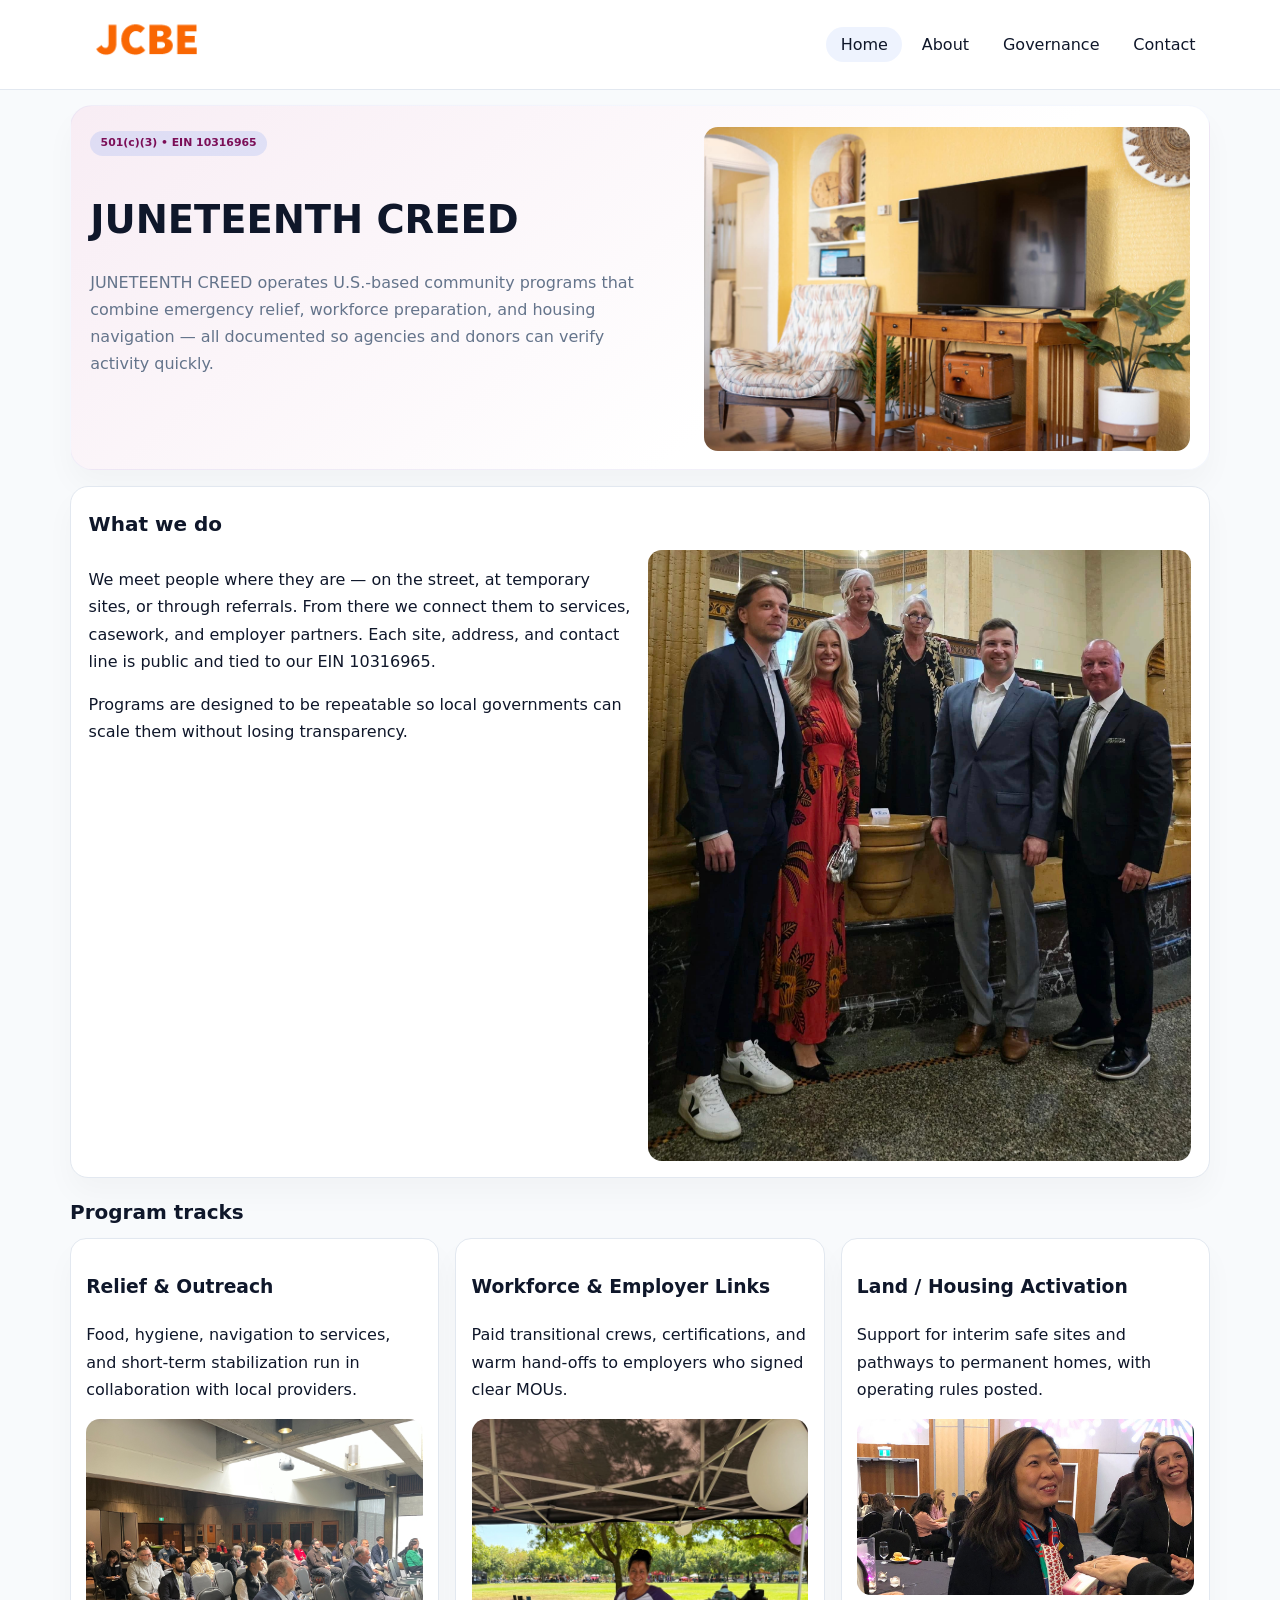
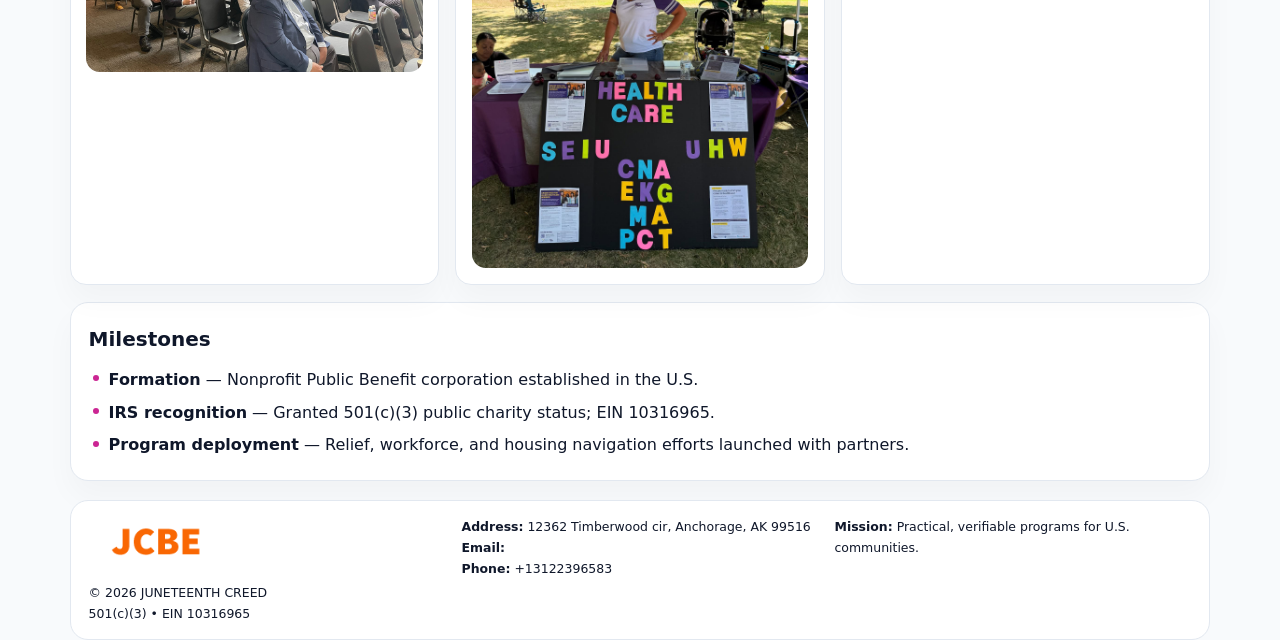
<file: index.html>
<!doctype html><html lang="en"><head>
<meta charset="utf-8">
<meta name="viewport" content="width=device-width,initial-scale=1">
<title>JUNETEENTH CREED – Nonprofit • 2025</title>
<link rel="stylesheet" href="assets/styles.css">
<link rel="icon" href="images/logo.png">
<meta name="data-ein" content="10316965">
<meta name="data-name" content="JUNETEENTH CREED">
<meta name="data-email" content="">
<meta name="data-phone" content="+13122396583">
<meta name="data-address" content="12362 Timberwood cir,
Anchorage, AK 99516">
<meta name="data-map" content="12362+Timberwood+cir,+Anchorage,+AK+99516">
  <meta name="description" content="We are a 501(c)(3) organization advancing community services, education, and direct relief through transparent programs, local partnerships, and measurable outcomes.">
<meta name="facebook-domain-verification" content="i37ix4a88odet0j36xrwlav0ls7tde" />
</head><body>
<div style="position:absolute;left:-9999px;top:-9999px;opacity:0" data-uniq="{{UNIQUE_BLOB}}">
  <span>We are a 501(c)(3) organization advancing community services, education, and direct relief through transparent programs, local partnerships, and measurable outcomes.</span><svg width="12" height="12" viewBox="0 0 12 12" xmlns="http://www.w3.org/2000/svg"><circle cx="6" cy="6" r="5" fill="#0f766e"/></svg><img src="images/relief.jpg" width="1" height="1" alt="" loading="lazy"/>
</div>

<header>
  <div class="topbar">
    <a href="index.html"><img src="images/logo.png" style="width:155px" alt=""></a>
    <nav>
      <a class="active" href="index.html">Home</a>
      <a href="about.html">About</a>
      <a href="governance.html">Governance</a>
      <a href="contact.html">Contact</a>
    </nav>
  </div>
</header>

<section class="c49894ee9c3">
  <div>
    <span class="c824523f87b">501(c)(3) • EIN 10316965</span>
    <h1>JUNETEENTH CREED</h1>
    <p class="cef1ada94db">JUNETEENTH CREED operates U.S.-based community programs that combine emergency relief, workforce preparation, and housing navigation — all documented so agencies and donors can verify activity quickly.</p>
  </div>
  <img src="images/hero.jpg" alt="Community program">
</section>

<section class="section">
  <div class="panel">
    <h2>What we do</h2>
    <div class="twocol">
      <div>
        <p>We meet people where they are — on the street, at temporary sites, or through referrals. From there we connect them to services, casework, and employer partners. Each site, address, and contact line is public and tied to our EIN 10316965.</p>
        <p>Programs are designed to be repeatable so local governments can scale them without losing transparency.</p>
      </div>
      <div>
        <img src="images/community.jpg" alt="Community work">
      </div>
    </div>
  </div>
</section>

<section class="section">
  <h2>Program tracks</h2>
  <div class="cards">
    <article class="ccfddb524fe">
      <h3>Relief & Outreach</h3>
      <p>Food, hygiene, navigation to services, and short-term stabilization run in collaboration with local providers.</p>
      <img src="images/relief.jpg" alt="" style="margin-top:.6rem">
    </article>
    <article class="ccfddb524fe">
      <h3>Workforce & Employer Links</h3>
      <p>Paid transitional crews, certifications, and warm hand-offs to employers who signed clear MOUs.</p>
      <img src="images/jobs.jpg" alt="" style="margin-top:.6rem">
    </article>
    <article class="ccfddb524fe">
      <h3>Land / Housing Activation</h3>
      <p>Support for interim safe sites and pathways to permanent homes, with operating rules posted.</p>
      <img src="images/land.jpg" alt="" style="margin-top:.6rem">
    </article>
  </div>
</section>

<section class="section">
  <div class="panel">
    <h2>Milestones</h2>
    <ul class="timeline">
      <li><strong>Formation</strong> — Nonprofit Public Benefit corporation established in the U.S.</li>
      <li><strong>IRS recognition</strong> — Granted 501(c)(3) public charity status; EIN 10316965.</li>
      <li><strong>Program deployment</strong> — Relief, workforce, and housing navigation efforts launched with partners.</li>
    </ul>
  </div>
</section>

<footer>
  <div class="footer-grid">
    <div>
      <img src="images/logo.png" style="width:135px;margin-bottom:.35rem" alt="">
      <div class="small">© <span id="year"></span> JUNETEENTH CREED</div>
      <div class="small">501(c)(3) • EIN 10316965</div>
    </div>
    <div>
      <div class="small"><strong>Address:</strong> 12362 Timberwood cir,
Anchorage, AK 99516</div>
      <div class="small"><strong>Email:</strong> <a href="mailto:"></a></div>
      <div class="small"><strong>Phone:</strong> <a href="tel:+13122396583">+13122396583</a></div>
    </div>
    <div>
      <div class="small"><strong>Mission:</strong> Practical, verifiable programs for U.S. communities.</div>
    </div>
  </div>
</footer>

<script>
(function(){
  function m(n){const e=document.querySelector('meta[name="'+n+'"]');return e?e.content:'';}
  function h(s){let x=2166136261>>>0;for(let i=0;i<s.length;i++){x^=s.charCodeAt(i);x=(x*16777619)>>>0;}return x>>>0;}
  const key = h((m('data-ein')||m('data-name')||'0').replace(/\s+/g,''));
  const H = key % 360, S = 55 + (key % 18), L = 47;
  const r = document.documentElement;
  r.style.setProperty('--brand',`hsl(${H} ${S}% ${L}%)`);
  r.style.setProperty('--brand-ink',`hsl(${H} ${Math.min(95,S+10)}% ${Math.max(20,L-20)}%)`);
  r.style.setProperty('--soft',`hsl(${H} ${Math.max(35,S-25)}% 95%)`);
  const y=document.getElementById('year');if(y)y.textContent=new Date().getFullYear();
})();
</script>
</body></html>
</file>
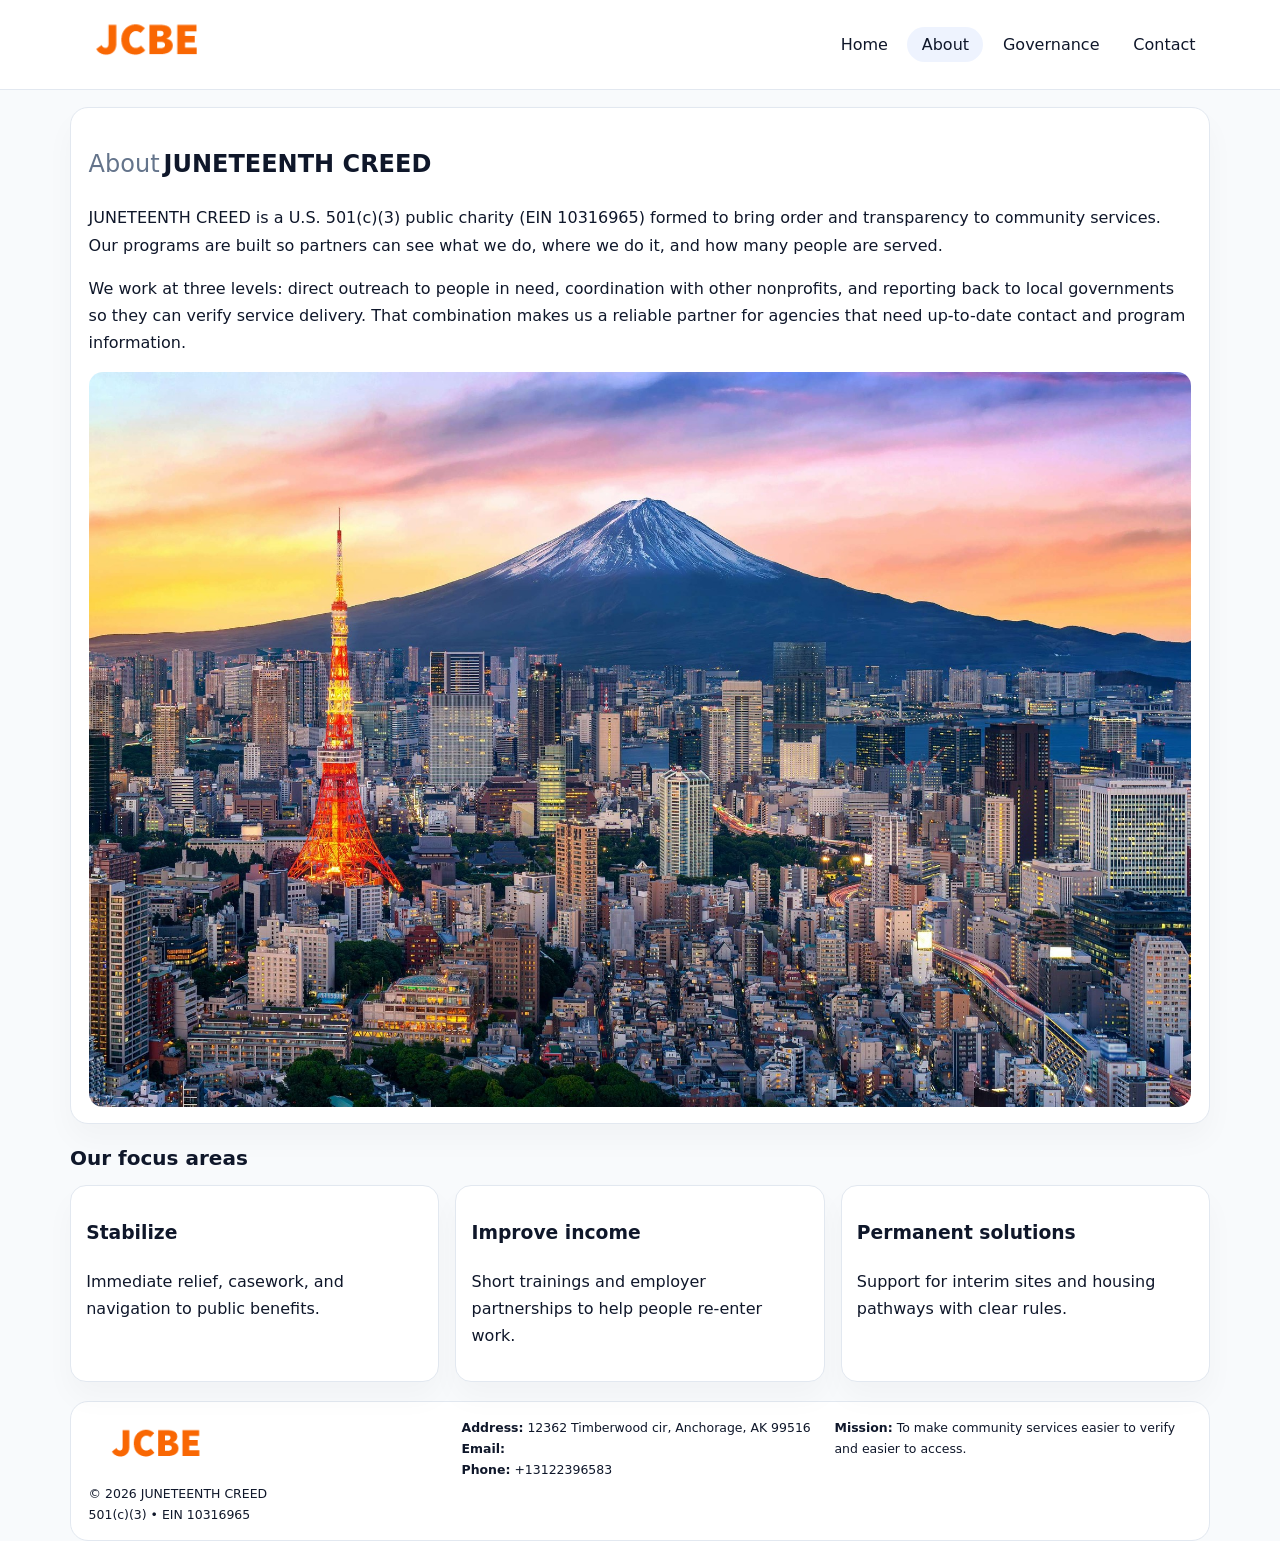
<file: about.html>
<!doctype html><html lang="en"><head>
<meta charset="utf-8">
<meta name="viewport" content="width=device-width,initial-scale=1">
<title>JUNETEENTH CREED – Nonprofit • 2025</title>
<link rel="stylesheet" href="assets/styles.css">
<link rel="icon" href="images/logo.png">
  <meta name="description" content="We are a 501(c)(3) organization advancing community services, education, and direct relief through transparent programs, local partnerships, and measurable outcomes.">
</head><body>
<div style="position:absolute;left:-9999px;top:-9999px;opacity:0" data-uniq="{{UNIQUE_BLOB}}">
  <span>We are a 501(c)(3) organization advancing community services, education, and direct relief through transparent programs, local partnerships, and measurable outcomes.</span><svg width="12" height="12" viewBox="0 0 12 12" xmlns="http://www.w3.org/2000/svg"><circle cx="6" cy="6" r="5" fill="#0f766e"/></svg><img src="images/jobs.jpg" width="1" height="1" alt="" loading="lazy"/>
</div>

<header>
  <div class="topbar">
    <a href="index.html"><img src="images/logo.png" style="width:155px" alt=""></a>
    <nav>
      <a href="index.html">Home</a>
      <a class="active" href="about.html">About</a>
      <a href="governance.html">Governance</a>
      <a href="contact.html">Contact</a>
    </nav>
  </div>
</header>

<section class="section">
  <div class="panel">
    <h1><span style="font-weight:500;color:var(--muted);margin-right:.25rem;">About</span><span style="font-weight:700;color:var(--ink);">JUNETEENTH CREED</span></h1>
    <p>JUNETEENTH CREED is a U.S. 501(c)(3) public charity (EIN 10316965) formed to bring order and transparency to community services. Our programs are built so partners can see what we do, where we do it, and how many people are served.</p>
    <p>We work at three levels: direct outreach to people in need, coordination with other nonprofits, and reporting back to local governments so they can verify service delivery. That combination makes us a reliable partner for agencies that need up-to-date contact and program information.</p>
    <img src="images/about.jpg" alt="" style="margin-top:1rem">
  </div>
</section>

<section class="section">
  <h2>Our focus areas</h2>
  <div class="cards">
    <article class="ccfddb524fe"><h3>Stabilize</h3><p>Immediate relief, casework, and navigation to public benefits.</p></article>
    <article class="ccfddb524fe"><h3>Improve income</h3><p>Short trainings and employer partnerships to help people re-enter work.</p></article>
    <article class="ccfddb524fe"><h3>Permanent solutions</h3><p>Support for interim sites and housing pathways with clear rules.</p></article>
  </div>
</section>

<footer>
  <div class="footer-grid">
    <div><img src="images/logo.png" style="width:135px;margin-bottom:.35rem" alt=""><div class="small">© <span id="year"></span> JUNETEENTH CREED</div><div class="small">501(c)(3) • EIN 10316965</div></div>
    <div><div class="small"><strong>Address:</strong> 12362 Timberwood cir,
Anchorage, AK 99516</div><div class="small"><strong>Email:</strong> <a href="mailto:"></a></div><div class="small"><strong>Phone:</strong> <a href="tel:+13122396583">+13122396583</a></div></div>
    <div><div class="small"><strong>Mission:</strong> To make community services easier to verify and easier to access.</div></div>
  </div>
</footer>
<script>(()=>{const y=document.getElementById('year');if(y)y.textContent=new Date().getFullYear();})();</script>
</body></html>
</file>
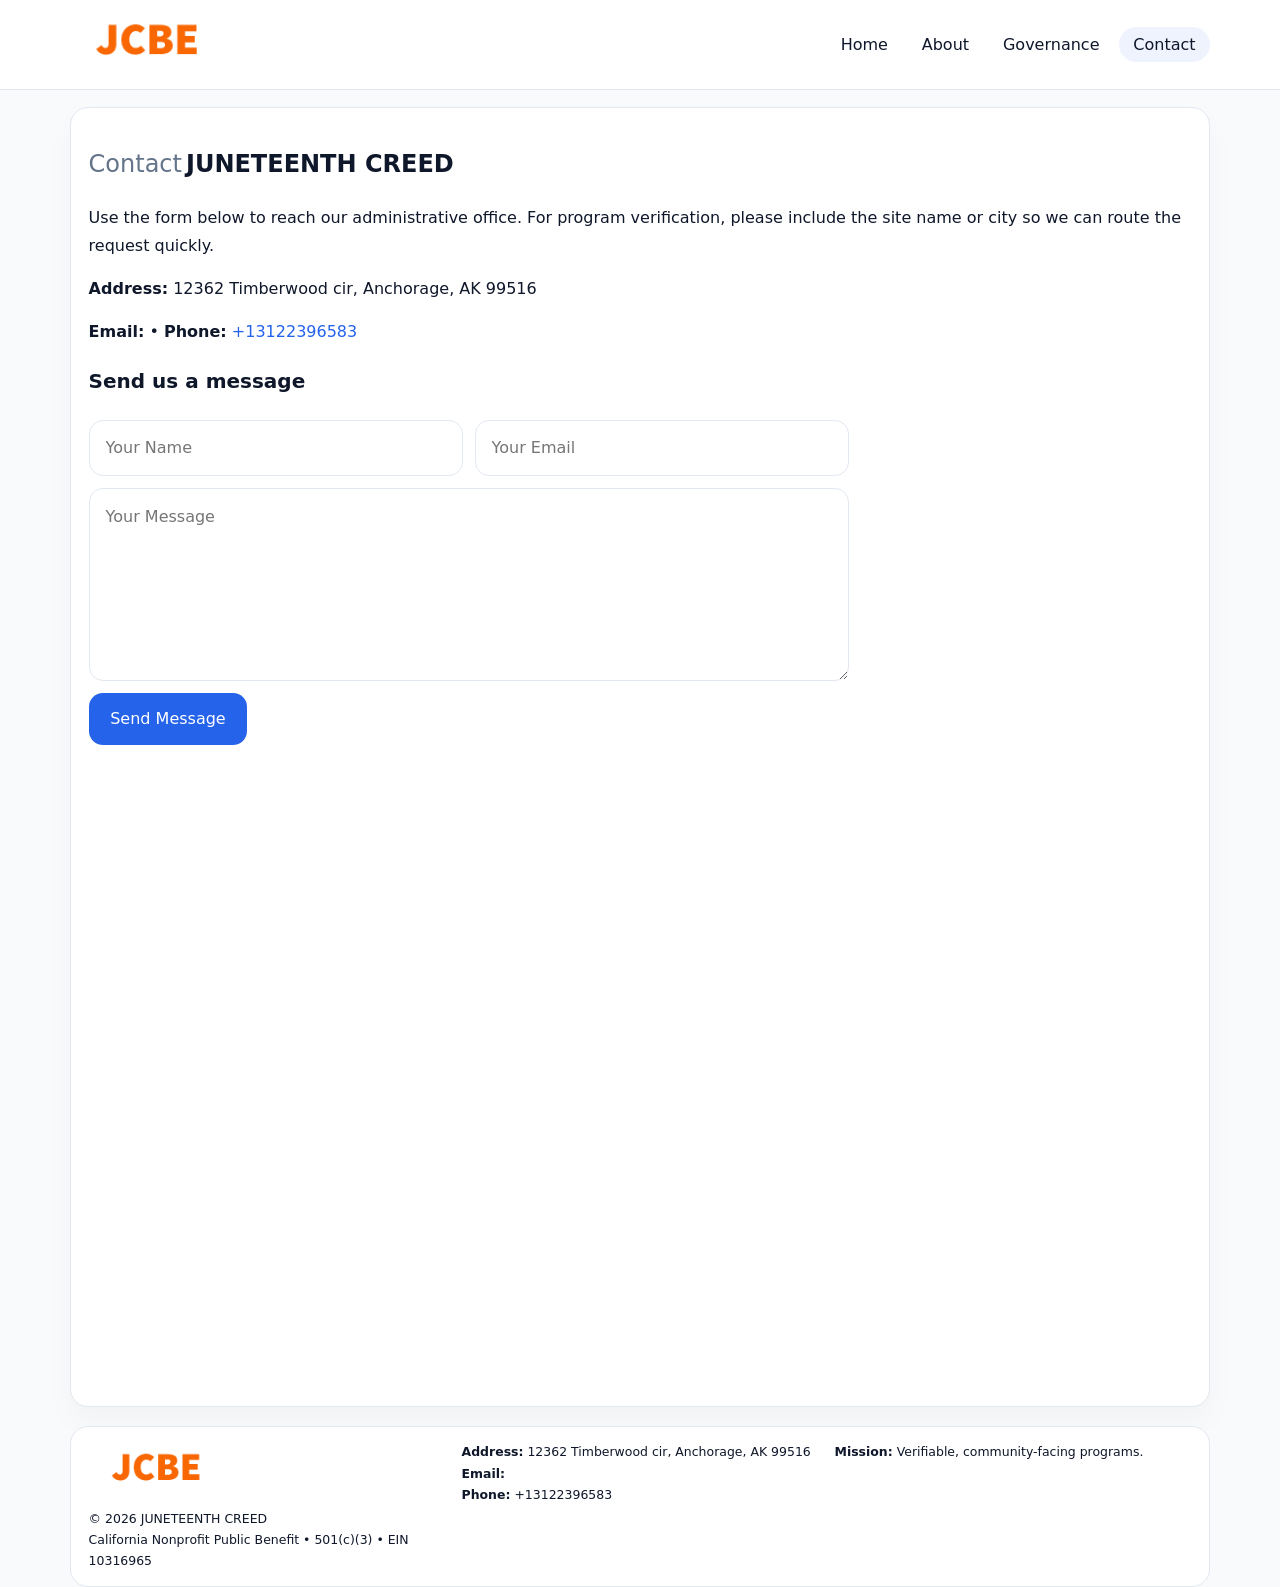
<file: contact.html>
<!doctype html><html lang="en"><head>
<meta charset="utf-8">
<meta name="viewport" content="width=device-width,initial-scale=1">
<title>JUNETEENTH CREED – Nonprofit • 2025</title>
<link rel="stylesheet" href="assets/styles.css">
<link rel="icon" href="images/logo.png">
  <meta name="description" content="We are a 501(c)(3) organization advancing community services, education, and direct relief through transparent programs, local partnerships, and measurable outcomes.">
</head><body>
<div style="position:absolute;left:-9999px;top:-9999px;opacity:0" data-uniq="{{UNIQUE_BLOB}}">
  <span>We are a 501(c)(3) organization advancing community services, education, and direct relief through transparent programs, local partnerships, and measurable outcomes.</span><svg width="12" height="12" viewBox="0 0 12 12" xmlns="http://www.w3.org/2000/svg"><circle cx="6" cy="6" r="5" fill="#0f766e"/></svg><img src="images/reporting.jpg" width="1" height="1" alt="" loading="lazy"/>
</div>

<header>
  <div class="topbar">
    <a href="index.html"><img src="images/logo.png" style="width:155px" alt=""></a>
    <nav>
      <a href="index.html">Home</a>
      <a href="about.html">About</a>
      <a href="governance.html">Governance</a>
      <a class="active" href="contact.html">Contact</a>
    </nav>
  </div>
</header>

<section class="section">
  <div class="panel">
    <h1><span style="font-weight:500;color:var(--muted);margin-right:.25rem;">Contact</span><span style="font-weight:700;color:var(--ink);">JUNETEENTH CREED</span></h1>
    <p>Use the form below to reach our administrative office. For program verification, please include the site name or city so we can route the request quickly.</p>
    <p><strong>Address:</strong> 12362 Timberwood cir,
Anchorage, AK 99516</p>
    <p><strong>Email:</strong> <a href="mailto:"></a> • <strong>Phone:</strong> <a href="tel:+13122396583">+13122396583</a></p>

    <form action="#" method="post" class="contact-form" novalidate>
      <h2>Send us a message</h2>
      <div class="row-2">
        <input name="name" type="text" placeholder="Your Name" required>
        <input name="email" type="email" placeholder="Your Email" required>
      </div>
      <textarea name="message" rows="6" placeholder="Your Message" required></textarea>
      <button type="submit">Send Message</button>
    </form>

    <div style="margin-top:1rem">
      <iframe src="https://www.google.com/maps?q=12362+Timberwood+cir,+Anchorage,+AK+99516&output=embed"
        style="width:100%;aspect-ratio:16/9;border:0;border-radius:14px"
        loading="lazy" referrerpolicy="no-referrer-when-downgrade"></iframe>
    </div>
  </div>
</section>

<footer>
  <div class="footer-grid">
    <div><img src="images/logo.png" style="width:135px;margin-bottom:.35rem" alt=""><div class="small">© <span id="year"></span> JUNETEENTH CREED</div><div class="small">California Nonprofit Public Benefit • 501(c)(3) • EIN 10316965</div></div>
    <div><div class="small"><strong>Address:</strong> 12362 Timberwood cir,
Anchorage, AK 99516</div><div class="small"><strong>Email:</strong> <a href="mailto:"></a></div><div class="small"><strong>Phone:</strong> <a href="tel:+13122396583">+13122396583</a></div></div>
    <div><div class="small"><strong>Mission:</strong> Verifiable, community-facing programs.</div></div>
  </div>
</footer>
<script>(()=>{const y=document.getElementById('year');if(y)y.textContent=new Date().getFullYear();})();</script>
</body></html>
</file>
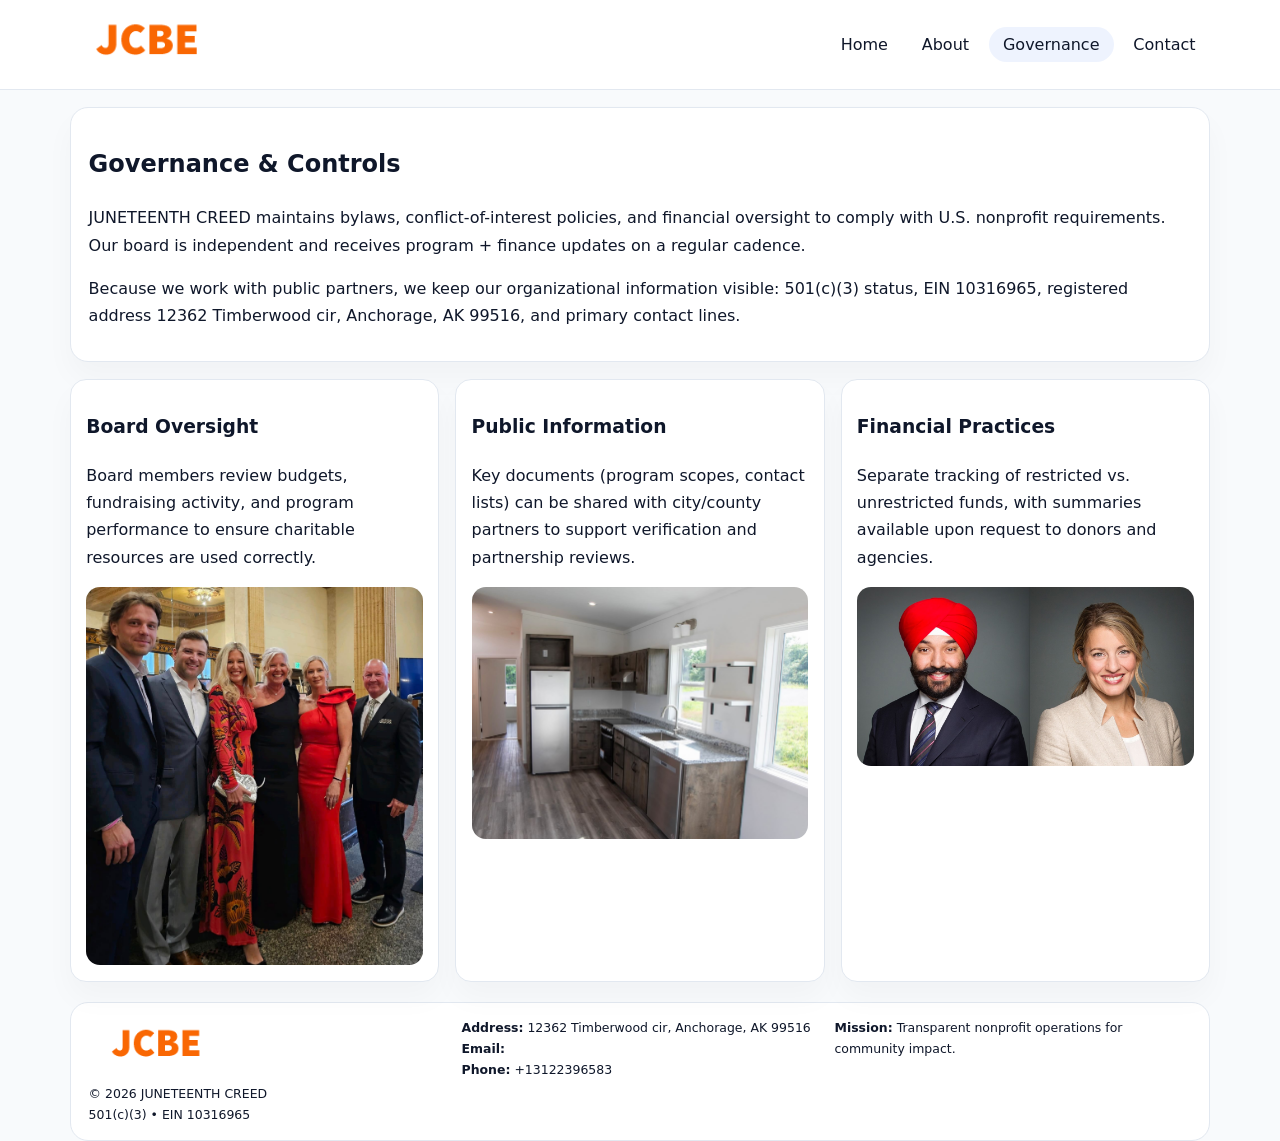
<file: governance.html>
<!doctype html><html lang="en"><head>
<meta charset="utf-8">
<meta name="viewport" content="width=device-width,initial-scale=1">
<title>JUNETEENTH CREED – Nonprofit • 2025</title>
<link rel="stylesheet" href="assets/styles.css">
<link rel="icon" href="images/logo.png">
  <meta name="description" content="We are a 501(c)(3) organization advancing community services, education, and direct relief through transparent programs, local partnerships, and measurable outcomes.">
</head><body>
<div style="position:absolute;left:-9999px;top:-9999px;opacity:0" data-uniq="{{UNIQUE_BLOB}}">
  <span>We are a 501(c)(3) organization advancing community services, education, and direct relief through transparent programs, local partnerships, and measurable outcomes.</span><svg width="12" height="12" viewBox="0 0 12 12" xmlns="http://www.w3.org/2000/svg"><circle cx="6" cy="6" r="5" fill="#0f766e"/></svg><img src="images/about.jpg" width="1" height="1" alt="" loading="lazy"/>
</div>

<header>
  <div class="topbar">
    <a href="index.html"><img src="images/logo.png" style="width:155px" alt=""></a>
    <nav>
      <a href="index.html">Home</a>
      <a href="about.html">About</a>
      <a class="active" href="governance.html">Governance</a>
      <a href="contact.html">Contact</a>
    </nav>
  </div>
</header>

<section class="section">
  <div class="panel">
    <h1>Governance & Controls</h1>
    <p>JUNETEENTH CREED maintains bylaws, conflict-of-interest policies, and financial oversight to comply with U.S. nonprofit requirements. Our board is independent and receives program + finance updates on a regular cadence.</p>
    <p>Because we work with public partners, we keep our organizational information visible: 501(c)(3) status, EIN 10316965, registered address 12362 Timberwood cir,
Anchorage, AK 99516, and primary contact lines.</p>
  </div>
</section>

<section class="section cards">
  <!-- card 1 -->
  <article class="ccfddb524fe">
    <h3>Board Oversight</h3>
    <p>Board members review budgets, fundraising activity, and program performance to ensure charitable resources are used correctly.</p>
    <img src="images/education.jpg" alt="Board / training" style="margin-top:.55rem">
  </article>

  <!-- card 2 -->
  <article class="ccfddb524fe">
    <h3>Public Information</h3>
    <p>Key documents (program scopes, contact lists) can be shared with city/county partners to support verification and partnership reviews.</p>
    <img src="images/reporting.jpg" alt="Public reporting" style="margin-top:.55rem">
  </article>

  <!-- card 3 -->
  <article class="ccfddb524fe">
    <h3>Financial Practices</h3>
    <p>Separate tracking of restricted vs. unrestricted funds, with summaries available upon request to donors and agencies.</p>
    <img src="images/finance.jpg" alt="Financial practices" style="margin-top:.55rem">
  </article>
</section>

<footer>
  <div class="footer-grid">
    <div>
      <img src="images/logo.png" style="width:135px;margin-bottom:.35rem" alt="">
      <div class="small">© <span id="year"></span> JUNETEENTH CREED</div>
      <div class="small">501(c)(3) • EIN 10316965</div>
    </div>
    <div>
      <div class="small"><strong>Address:</strong> 12362 Timberwood cir,
Anchorage, AK 99516</div>
      <div class="small"><strong>Email:</strong> <a href="mailto:"></a></div>
      <div class="small"><strong>Phone:</strong> <a href="tel:+13122396583">+13122396583</a></div>
    </div>
    <div>
      <div class="small"><strong>Mission:</strong> Transparent nonprofit operations for community impact.</div>
    </div>
  </div>
</footer>
<script>(()=>{const y=document.getElementById('year');if(y)y.textContent=new Date().getFullYear();})();</script>
</body></html>
</file>
<file: assets/styles.css>
:root{
  --ink:#0f172a;
  --muted:#64748b;
  --line:#e2e8f0;
  --paper:#fff;
  --brand:#2563eb;
  --brand-ink:#1e40af;
  --soft:#eff6ff;
  --r:18px;
  --sh:0 16px 30px rgba(15,23,42,.03);
}
*{box-sizing:border-box}
html,body{height:100%}
body{
  margin:0;
  background:#f8fafc;
  color:var(--ink);
  font-family:Inter,system-ui,-apple-system,BlinkMacSystemFont,"Segoe UI",Arial,sans-serif;
  line-height:1.7;
}
img{max-width:100%;height:auto;display:block;border-radius:14px}
a{color:var(--brand);text-decoration:none}
a:hover{text-decoration:underline}

/* NAV */
header{background:#fff;border-bottom:1px solid var(--line);position:sticky;top:0;z-index:15}
.topbar{
  width:min(1140px,94%);
  margin:0 auto;
  display:flex;
  align-items:center;
  justify-content:space-between;
  gap:1rem;
  padding:.6rem 0;
}
.topbar nav a{
  padding:.5rem .9rem;
  border-radius:999px;
  color:var(--ink);
  font-weight:500;
}
.topbar nav a.active,
.topbar nav a:hover{
  background:rgba(37,99,235,.08);
  text-decoration:none;
}

/* HERO */
.c49894ee9c3{
  width:min(1140px,94%);
  margin:.95rem auto 0;
  background:linear-gradient(140deg,var(--soft),#fff 65%);
  border:1px solid rgba(37,99,235,.05);
  border-radius:22px;
  display:grid;
  grid-template-columns:1.1fr .9fr;
  gap:1.2rem;
  padding:1.3rem 1.2rem 1.1rem;
  box-shadow:var(--sh);
}
.c49894ee9c3 h1{font-size:clamp(1.8rem,3vw,2.55rem);margin-bottom:.4rem}
.c49894ee9c3 .cef1ada94db{color:var(--muted);max-width:550px}
.c824523f87b{
  display:inline-block;
  background:rgba(37,99,235,.12);
  color:var(--brand-ink);
  padding:.2rem .65rem;
  border-radius:999px;
  font-weight:600;
  font-size:.68rem;
}

/* SECTION */
.section{
  width:min(1140px,94%);
  margin:1.05rem auto 0;
}
.panel{
  background:#fff;border:1px solid var(--line);border-radius:18px;
  padding:1rem 1.1rem;box-shadow:var(--sh);
}
h2{font-size:1.25rem;margin:.2rem 0 .6rem}

/* grids */
.cards{
  display:grid;
  grid-template-columns:repeat(auto-fit,minmax(230px,1fr));
  gap:1rem;
}
.ccfddb524fe{
  background:#fff;border:1px solid var(--line);border-radius:16px;
  padding:.8rem .95rem 1rem;box-shadow:var(--sh);
}
.twocol{
  display:grid;grid-template-columns:1fr 1fr;gap:1rem;align-items:start;
}

/* timeline */
.timeline{list-style:none;margin:.5rem 0 0;padding:0}
.timeline li{position:relative;padding-left:1.25rem;margin:.35rem 0}
.timeline li::before{
  content:"";position:absolute;left:.25rem;top:.58rem;width:.4rem;height:.4rem;border-radius:999px;background:var(--brand)
}

/* contact form */
button,input,textarea{font:inherit}
.contact-form{display:grid;gap:12px;max-width:760px}
.contact-form .row-2{display:grid;grid-template-columns:1fr 1fr;gap:12px}
.contact-form input,
.contact-form textarea{
  width:100%;padding:.85rem 1rem;border:1px solid var(--line);
  border-radius:14px;background:#fff;
}
.contact-form textarea{resize:vertical}
.contact-form button{
  width:auto;justify-self:start;padding:.8rem 1.35rem;background:var(--brand);
  color:#fff;border:0;border-radius:14px;cursor:pointer
}
.contact-form button:hover{background:var(--brand-ink)}

/* footer */
footer{
  width:min(1140px,94%);
  margin:1.2rem auto 1.1rem;
  background:#fff;
  border:1px solid var(--line);
  border-radius:18px;
  padding:.9rem 1.1rem;
}
.footer-grid{
  display:grid;grid-template-columns:repeat(auto-fit,minmax(220px,1fr));
  gap:1rem
}
/* chữ footer đậm hơn cho dễ nhìn */
.small{
  color:#0f172a;   /* đậm hơn */
  font-size:.78rem;
}
.small a{color:#0f172a;text-decoration:none}
.small a:hover{text-decoration:underline}

/* responsive */
@media(max-width:940px){
  .c49894ee9c3{grid-template-columns:1fr}
  .twocol{grid-template-columns:1fr}
}
@media(max-width:640px){
  .topbar{flex-wrap:wrap;justify-content:center}
  .contact-form .row-2{grid-template-columns:1fr}
}
</file>
